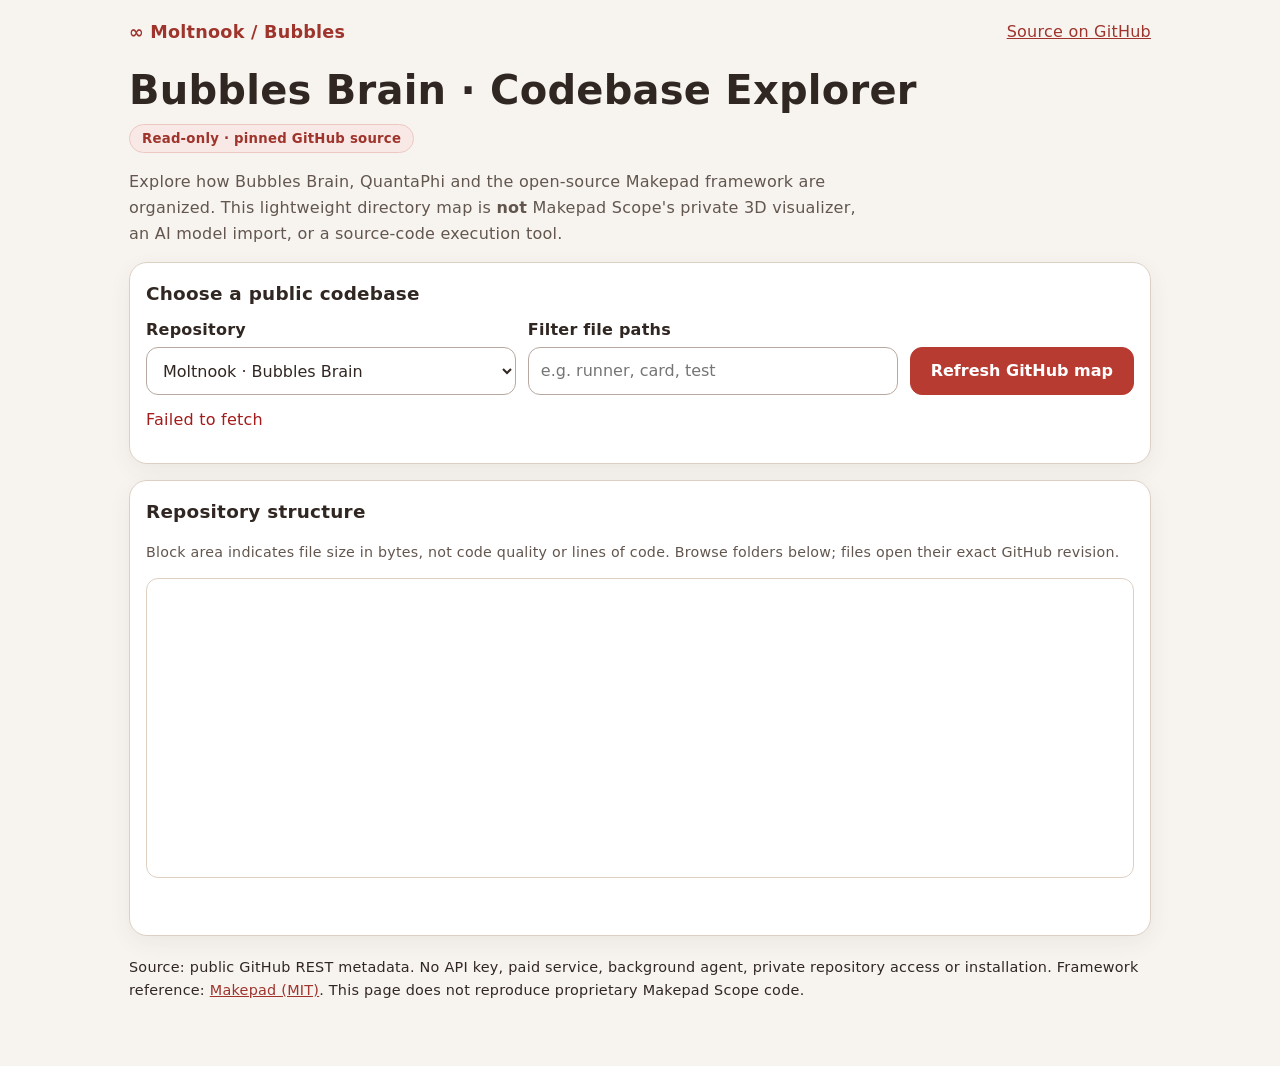
<file: codebase-explorer/index.html>
<!doctype html>
<html lang="en">
<head>
  <meta charset="utf-8">
  <meta name="viewport" content="width=device-width, initial-scale=1">
  <title>Bubbles Brain · Codebase Explorer | Moltnook</title>
  <meta name="description" content="Inspect pinned public GitHub source trees for Moltnook, QuantaPhi and Makepad with a navigable read-only map.">
  <style>
    :root{color-scheme:light;--paper:#f7f4f0;--ink:#312722;--red:#b83b32;--quiet:#62564e;--line:#ddd0c3}
    *{box-sizing:border-box}html{font-size:16px}body{margin:0;background:var(--paper);color:var(--ink);font:1rem/1.6 system-ui,Arial,sans-serif;letter-spacing:.015em}
    main{max-width:1050px;margin:auto;padding:18px 14px 50px}
    a{color:#9e342c}a:focus-visible,button:focus-visible,select:focus-visible,input:focus-visible{outline:3px solid #246ea0;outline-offset:3px}
    header{display:flex;align-items:center;justify-content:space-between;gap:12px;flex-wrap:wrap}
    .brand{font-weight:800;font-size:1.1rem;text-decoration:none}h1{font-size:clamp(1.6rem,4vw,2.5rem);line-height:1.2;margin:20px 0 10px}
    h2{font-size:1.15rem;margin:0 0 8px}.intro{max-width:72ch;color:var(--quiet)}
    .card{background:#fff;border:1px solid var(--line);border-radius:18px;padding:16px;margin-top:16px;box-shadow:0 7px 22px #462e1610}
    .tag{display:inline-block;color:#9e342c;background:#f9e9e6;border:1px solid #ecc8c1;border-radius:20px;padding:3px 12px;font-size:.83rem;font-weight:700}
    label{font-weight:700;display:block;margin-bottom:5px}.controls{display:grid;grid-template-columns:1fr 1fr auto;gap:12px;align-items:end}
    select,input,button{font:inherit;min-height:48px;border-radius:12px;padding:10px 12px}
    select,input{width:100%;border:1px solid #b7a99f;background:#fff;color:var(--ink)}
    button{cursor:pointer;border:1px solid var(--line);background:#fff;color:var(--ink)}button:hover{border-color:var(--red)}button:disabled{opacity:.55;cursor:progress}
    .load{background:var(--red);color:#fff;border-color:var(--red);font-weight:700;padding-inline:20px}
    #status{margin:12px 0 0;color:var(--quiet);min-height:24px}#status[data-kind="error"]{color:#a31b1b}#status[data-kind="ok"]{color:#286438}
    #meta,#more{color:var(--quiet);font-size:.91rem}#treemap{display:block;width:100%;height:300px;border-radius:12px;border:1px solid var(--line);margin:10px 0 14px}
    #directory{display:flex;flex-wrap:wrap;gap:5px}#directory button{min-height:44px;border-radius:10px;padding:5px 10px}
    #file-list{list-style:none;margin:12px 0;padding:0;display:grid;grid-template-columns:repeat(2,minmax(0,1fr));gap:8px}#file-list button{width:100%;text-align:left;overflow-wrap:anywhere;min-height:50px;font-size:.94rem}
    .hint{font-size:.89rem;color:var(--quiet)}.foot{font-size:.9rem;margin-top:20px}
    @media(max-width:630px){.controls{grid-template-columns:1fr}.card{padding:13px}#file-list{grid-template-columns:1fr}main{padding-inline:12px}}
  </style>
</head>
<body>
<main>
  <header><a class="brand" href="../index.html">∞ Moltnook / Bubbles</a><a href="https://github.com/www-infinity4/Moltnook" rel="noopener noreferrer" target="_blank">Source on GitHub</a></header>
  <h1>Bubbles Brain · Codebase Explorer</h1>
  <span class="tag">Read-only · pinned GitHub source</span>
  <p class="intro">Explore how Bubbles Brain, QuantaPhi and the open-source Makepad framework are organized. This lightweight directory map is <strong>not</strong> Makepad Scope's private 3D visualizer, an AI model import, or a source-code execution tool.</p>
  <section class="card" aria-labelledby="choose-title">
    <h2 id="choose-title">Choose a public codebase</h2>
    <div class="controls">
      <div><label for="repository">Repository</label><select id="repository"></select></div>
      <div><label for="search">Filter file paths</label><input id="search" type="search" placeholder="e.g. runner, card, test" autocomplete="off"></div>
      <button class="load" id="load" type="button">Refresh GitHub map</button>
    </div>
    <p id="status" role="status" aria-live="polite">Ready to inspect public source.</p>
    <p id="meta"></p>
  </section>
  <section class="card" aria-labelledby="map-title">
    <h2 id="map-title">Repository structure</h2>
    <p class="hint">Block area indicates file size in bytes, not code quality or lines of code. Browse folders below; files open their exact GitHub revision.</p>
    <canvas id="treemap" height="300" aria-label="Read-only visual directory map; use the accessible file list below to navigate" role="img"></canvas>
    <nav id="directory" aria-label="Directory breadcrumbs"></nav>
    <ul id="file-list" aria-label="Source folders and files"></ul>
    <p id="more" aria-live="polite"></p>
  </section>
  <p class="foot">Source: public GitHub REST metadata. No API key, paid service, background agent, private repository access or installation. Framework reference: <a href="https://github.com/makepad/makepad" rel="noopener noreferrer" target="_blank">Makepad (MIT)</a>. This page does not reproduce proprietary Makepad Scope code.</p>
</main>
<script type="module" src="./explorer-ui.mjs"></script>
</body>
</html>
</file>
